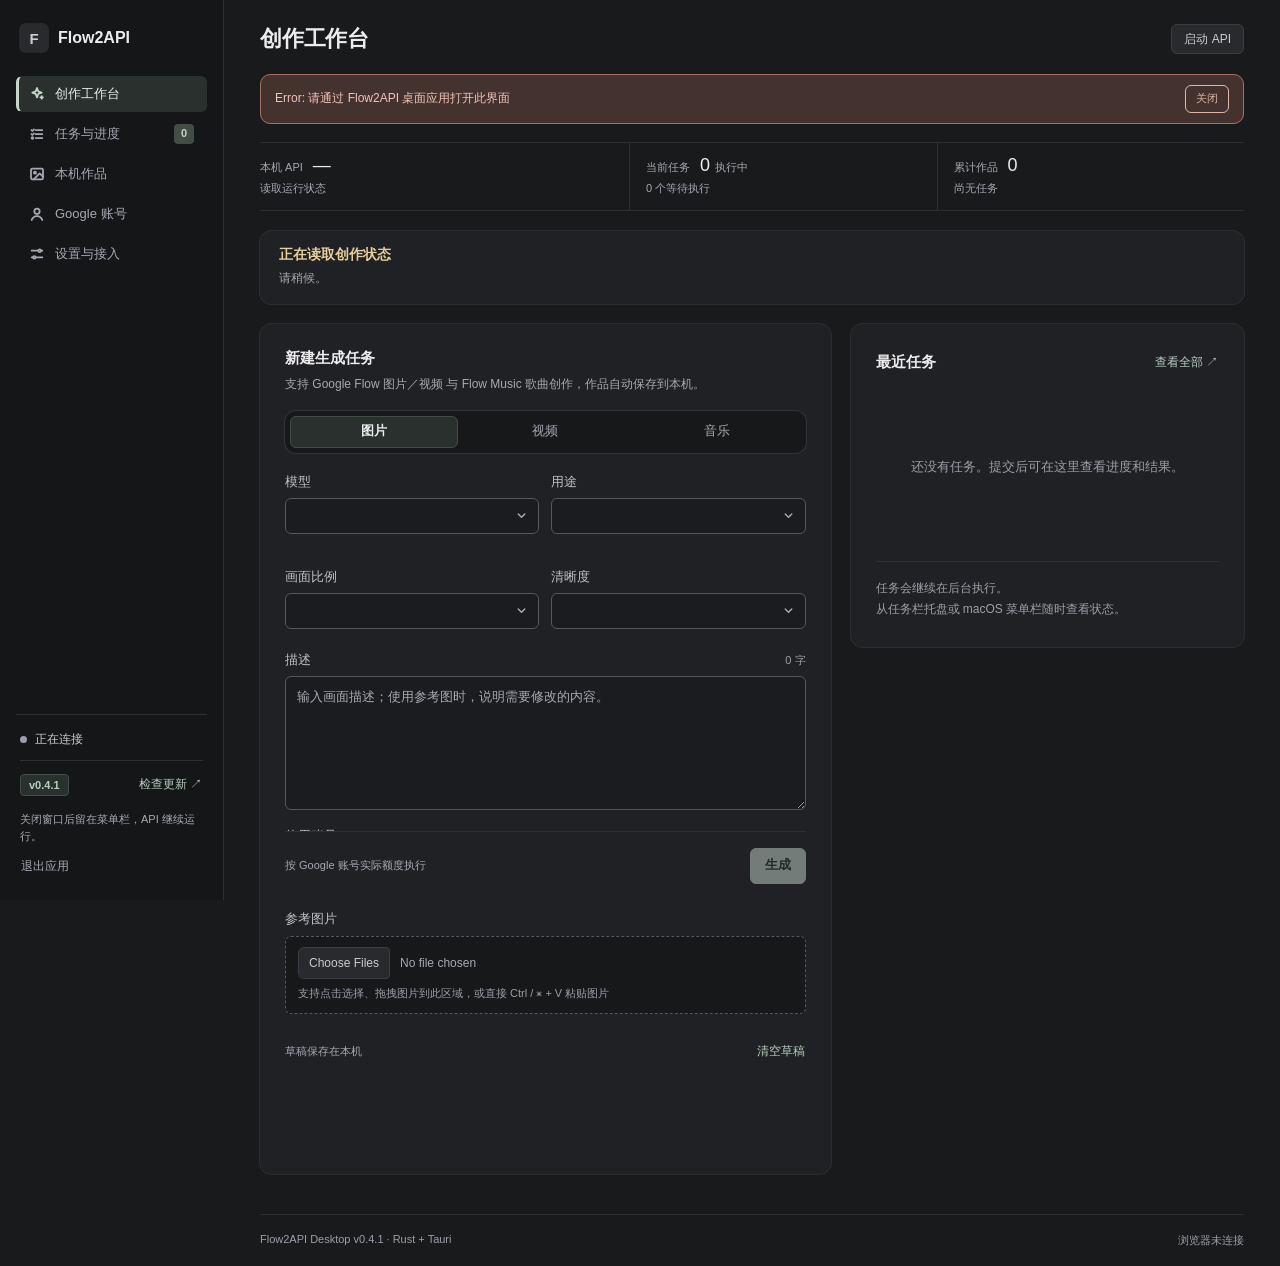
<file: desktop/ui/index.html>
<!doctype html>
<html lang="zh-CN">
<head>
  <meta charset="UTF-8">
  <meta name="viewport" content="width=device-width,initial-scale=1">
  <title>Flow2API</title>
  <link rel="icon" href="data:image/svg+xml,%3Csvg xmlns='http://www.w3.org/2000/svg' viewBox='0 0 32 32'%3E%3Crect width='32' height='32' rx='7' fill='%23292a2e'/%3E%3Ctext x='16' y='22' text-anchor='middle' font-family='system-ui,sans-serif' font-size='18' font-weight='700' fill='%23c6d6cb'%3EF%3C/text%3E%3C/svg%3E">
  <link rel="stylesheet" href="app.css">
</head>
<body>
  <a class="skip-link" href="#page-title">跳到工作区</a>
  <div id="sr-status" class="sr-only" role="status" aria-live="polite" aria-atomic="true"></div>
  <div id="sr-alert" class="sr-only" role="alert" aria-live="assertive" aria-atomic="true"></div>
  <div id="app">
    <aside aria-label="主侧边栏">
      <div class="brand">
        <span class="brand-mark" aria-hidden="true">F</span>
        <span>Flow2API</span>
      </div>
      <nav aria-label="主导航">
        <button type="button" data-page="studio" class="active"><svg class="nav-icon" viewBox="0 0 24 24" aria-hidden="true" focusable="false"><path d="m12 3 1.9 5.1L19 10l-5.1 1.9L12 17l-1.9-5.1L5 10l5.1-1.9z"/><path d="M19 15v4M17 17h4"/></svg><span>创作工作台</span></button>
        <button type="button" data-page="tasks"><svg class="nav-icon" viewBox="0 0 24 24" aria-hidden="true" focusable="false"><path d="M10 6h10M10 12h10M10 18h10"/><path d="m3.5 6 1.5 1.5L7.5 5M3.5 12l1.5 1.5L7.5 11"/><circle cx="5.2" cy="18" r="1.3"/></svg><span>任务与进度</span><b id="nav-count" aria-label="进行中任务 0 个">0</b></button>
        <button type="button" data-page="library"><svg class="nav-icon" viewBox="0 0 24 24" aria-hidden="true" focusable="false"><rect x="3" y="4" width="18" height="16" rx="2"/><circle cx="9" cy="10" r="1.6"/><path d="m21 16-5-5-9 9"/></svg><span>本机作品</span></button>
        <button type="button" data-page="accounts"><svg class="nav-icon" viewBox="0 0 24 24" aria-hidden="true" focusable="false"><circle cx="12" cy="8" r="4"/><path d="M4 21c1.5-4 4.5-6 8-6s6.5 2 8 6"/></svg><span>Google 账号</span></button>
        <button type="button" data-page="settings"><svg class="nav-icon" viewBox="0 0 24 24" aria-hidden="true" focusable="false"><path d="M4 7h10M18 7h2M4 17h2M10 17h10"/><circle cx="16" cy="7" r="2"/><circle cx="8" cy="17" r="2"/></svg><span>设置与接入</span></button>
      </nav>
      <div class="aside-bottom">
        <div id="service-pill"><i aria-hidden="true"></i><span>正在连接</span></div>
        <div class="aside-update">
          <span class="version-badge" id="aside-version">v0.4.1</span>
          <button id="sidebar-check-update" class="text-button" type="button">检查更新 ↗</button>
        </div>
        <small class="aside-tip">关闭窗口后留在菜单栏，API 继续运行。</small>
        <button class="quiet" id="quit" type="button">退出应用</button>
      </div>
    </aside>
    <main>
      <header>
        <div><h1 id="page-title" tabindex="-1">创作工作台</h1></div>
        <div class="header-actions">
          <span id="platform"></span>
          <button id="header-check-update" class="secondary" type="button" hidden>检查更新 ↗</button>
          <button id="toggle-service" class="secondary" type="button">启动 API</button>
        </div>
      </header>
      <div id="notice" hidden></div>
      <section id="summary" aria-label="运行状态摘要">
        <article><span>本机 API</span><strong id="api-state">—</strong><small id="api-address">读取运行状态</small></article>
        <article><span>当前任务</span><strong id="job-count">0 <em>执行中</em></strong><small id="queue-count">0 个等待执行</small></article>
        <article><span>累计作品</span><strong id="success-count">0</strong><small id="error-count">尚无任务</small></article>
      </section>
      <section id="studio" class="page">
        <div id="readiness" class="readiness" role="status" aria-live="polite">
          <div><strong id="readiness-title">正在读取创作状态</strong><p id="readiness-detail">请稍候。</p></div>
          <div class="actions">
            <button id="readiness-secondary" class="secondary" type="button" hidden>管理账号</button>
            <button id="readiness-action" class="secondary" type="button" hidden>连接账号</button>
          </div>
        </div>
        <div class="studio-layout">
          <div class="panel composer">
            <div class="section-heading">
              <div><h2>新建生成任务</h2><p>支持 Google Flow 图片／视频 与 Flow Music 歌曲创作，作品自动保存到本机。</p></div>
            </div>
            <div class="mode-switch" role="tablist" aria-label="创作类型">
              <button type="button" role="tab" data-mode="image" aria-selected="true" class="active">图片</button>
              <button type="button" role="tab" data-mode="video" aria-selected="false">视频</button>
              <button type="button" role="tab" data-mode="audio" aria-selected="false">音乐</button>
            </div>
            <select id="model-type" name="model_type" hidden aria-label="创作类型">
              <option value="image">图片</option>
              <option value="video">视频</option>
              <option value="audio">音乐</option>
            </select>
            <div class="form-grid picker-grid" id="picker-grid">
              <label id="family-field">模型<select id="model-family" name="model_family"></select></label>
              <label id="kind-field">用途<select id="model-kind" name="model_kind"></select></label>
              <label id="ratio-field">画面比例<select id="model-ratio" name="model_ratio"></select></label>
              <label id="spec-field"><span id="spec-label">清晰度</span><select id="model-spec" name="model_spec"></select></label>
            </div>
            <select id="model" name="model" hidden aria-label="API 模型标识"></select>
            <p class="hint" id="model-info"></p>
            <div class="label-row">
              <label for="prompt" id="prompt-label">描述</label>
              <small id="prompt-count" class="muted-meta">0 字</small>
            </div>
            <textarea id="prompt" name="prompt" rows="5" placeholder="输入画面描述；使用参考图时，说明需要修改的内容。"></textarea>
            <div id="music-fields" hidden>
              <div class="form-grid">
                <label>大致时长（秒，可选）<input id="music-seconds" name="music_seconds" type="number" min="15" max="300" step="1" placeholder="留空约 2 分钟"></label>
                <div class="music-tip-box"><small>时长为近似目标（例如填 60 秒，实际约 55–70 秒）。纯器乐配乐无需歌词。</small></div>
              </div>
              <label id="lyrics-field">自定义歌词（可选）<textarea id="music-lyrics" name="music_lyrics" rows="4" placeholder="留空由 Flow Music 自动作词；支持 [Verse] / [Chorus] 段落标签。"></textarea></label>
            </div>
            <div class="form-grid">
              <label>使用账号<select id="account" name="account_id"><option value="">自动分配已登录账号</option></select></label>
              <label id="video-field" hidden>源视频 media ID<input id="video-id" name="video_id" spellcheck="false" placeholder="Flow 视频 ID"></label>
            </div>
            <div id="reference-section">
              <label for="images">参考图片</label>
              <div id="reference-dropzone" class="dropzone">
                <input id="images" name="images" type="file" accept="image/png,image/jpeg,image/webp" multiple aria-describedby="reference-hint">
                <small class="dropzone-tip">支持点击选择、拖拽图片到此区域，或直接 Ctrl / ⌘ + V 粘贴图片</small>
              </div>
              <p id="reference-hint" class="hint"></p>
              <div id="references"></div>
            </div>
            <div class="draft-row">
              <small id="draft-status">草稿保存在本机</small>
              <button id="clear-draft" class="text-button" type="button">清空草稿</button>
            </div>
            <p id="compose-error" class="task-error" hidden></p>
            <div class="compose-bottom">
              <small id="model-price">按 Google 账号实际额度执行</small>
              <button id="generate" type="button" aria-disabled="true" class="primary" aria-describedby="readiness-detail compose-error">生成</button>
            </div>
          </div>
          <div class="panel monitor">
            <div class="section-heading"><h2>最近任务</h2><button class="text-button" type="button" data-go="tasks">查看全部 ↗</button></div>
            <div id="recent-tasks" class="empty">还没有任务。提交后可在这里查看进度和结果。</div>
            <div class="monitor-note"><i aria-hidden="true"></i><p>任务会继续在后台执行。<br>从任务栏托盘或 macOS 菜单栏随时查看状态。</p></div>
          </div>
        </div>
      </section>
      <section id="tasks" class="page" hidden>
        <div class="panel">
          <div class="section-heading"><div><h2>生成任务</h2><p>查看图片、视频与音乐任务进度，试听预览或重试失败任务。</p></div><button class="secondary refresh" type="button">刷新</button></div>
          <div id="task-list"></div>
        </div>
      </section>
      <section id="library" class="page" hidden>
        <div class="panel">
          <div class="section-heading"><div><h2>保存在这台电脑上的作品</h2><p>图片、视频与音乐生成成功后自动归档，升级应用时保留。</p></div><button class="secondary" id="open-data" type="button">打开文件目录 ↗</button></div>
          <div id="media-grid"></div>
        </div>
      </section>
      <section id="accounts" class="page" hidden>
        <div class="panel">
          <div class="section-heading accounts-heading">
            <div>
              <h2>Google 账号</h2>
              <p>使用本机真实 Chrome 对应账号配置直连 Flow 与 Flow Music（绝不启动无登录态的独立受控浏览器）；保持标签页打开即可创作。</p>
            </div>
            <div class="actions">
              <button id="open-flow" class="primary" type="button">打开 Flow ↗</button>
              <button id="open-flow-music" class="secondary" type="button">打开 Flow Music ↗</button>
              <button id="sync-all-accounts" class="secondary" type="button" hidden>全部同步</button>
              <button id="open-chrome-extension" class="secondary" type="button">安装 Chrome 插件 ↗</button>
              <button id="open-userscript" class="secondary" type="button">安装油猴脚本 ↗</button>
            </div>
          </div>
          <div id="accounts-chrome-tip" class="info-banner">
            <span>推荐使用 Chrome 插件（v0.4.1）：拖入加载后全部站点与本机通信权限自动生效，已打开的 Flow 标签页免刷新即刻直连；若使用油猴脚本，Chrome 138+ 需在 Tampermonkey 详情页手动开启「允许运行用户脚本」并确认跨域授权。</span>
          </div>
          <div id="chrome-profiles-box" class="chrome-profiles-box" hidden></div>
          <div id="account-list"></div>
        </div>
      </section>
      <section id="settings" class="page" hidden>
        <nav class="settings-nav" aria-label="设置分区">
          <a href="#settings-runtime" aria-current="location">运行设置</a>
          <a href="#settings-tools">工具接入</a>
          <a href="#settings-sync">WebDAV 同步</a>
          <a href="#settings-local">本机与数据</a>
          <a href="#settings-updates">版本更新</a>
        </nav>
        <div class="settings-content">
          <div id="settings-runtime">
            <form id="settings-form" class="settings-section" aria-labelledby="settings-runtime-title">
              <div class="section-heading"><div><h2 id="settings-runtime-title" tabindex="-1">运行设置</h2><p>无执行中任务时保存即生效；仅修改端口时会重启 API，修改其他项不中断连接。</p></div></div>
              <label>API 端口<input id="setting-port" name="port" type="number" min="1" max="65535" required></label>
              <label for="setting-api-key">API Key（至少 16 字符）</label>
              <div class="secret-row">
                <input id="setting-api-key" name="api_key" type="password" autocomplete="off" spellcheck="false" minlength="16" required>
                <button id="toggle-api-key" class="secondary" type="button" aria-pressed="false">显示</button>
              </div>
              <label>HTTP / SOCKS5 代理<input id="setting-proxy-url" name="proxy_url" type="url" spellcheck="false" placeholder="http://127.0.0.1:7890"></label>
              <div class="form-grid">
                <label>同时执行任务<input id="setting-max-concurrent" name="max_concurrent" type="number" min="1" max="8" required></label>
                <label>图片超时（秒）<input id="setting-image-timeout" name="image_timeout_seconds" type="number" min="30" required></label>
                <label>视频超时（秒）<input id="setting-video-timeout" name="video_timeout_seconds" type="number" min="30" required></label>
                <label>音乐超时（秒）<input id="setting-music-timeout" name="music_timeout_seconds" type="number" min="30" required></label>
              </div>
              <div class="actions"><button class="primary" type="submit">保存并生效</button></div>
            </form>
          </div>
          <section id="settings-tools" class="settings-section" aria-labelledby="settings-tools-title">
            <h2 id="settings-tools-title" tabindex="-1">外部工具接入</h2>
            <p>使用 OpenAI 兼容协议，填入本机地址和 API Key，支持图片、视频与 Flow Music 模型。</p>
            <code id="base-url">http://127.0.0.1:8000/v1</code>
            <div class="actions">
              <button id="copy-base" class="secondary" type="button">复制地址</button>
              <button id="copy-key" class="secondary" type="button">复制 API Key</button>
            </div>
            <h3>Magpie 生图接入</h3>
            <p>自动写入当前本机地址、Key 和图片模型，保存前备份 Magpie 配置。修改端口或 Key 后再次点击即可更新。</p>
            <div class="actions"><button id="connect-magpie" class="primary" type="button">一键接入 Magpie</button></div>
            <p id="magpie-status" class="hint" role="status" aria-live="polite">正在检查 Magpie 配置…</p>
            <p class="hint">需要先安装并打开 Magpie。Agent 使用 hzr-flow2api-image 技能生图；保持 Flow 标签页已登录并连接。</p>
          </section>
          <section id="settings-sync" class="settings-section" aria-labelledby="settings-sync-title">
            <form id="webdav-form" onsubmit="event.preventDefault()">
              <h2 id="settings-sync-title" tabindex="-1">WebDAV 同步</h2>
              <p>同步生成超时、同时执行数，以及账号的邮箱、启用状态、优先级、能力分流开关、备注和项目编号。端口、调用密钥、代理和开机自启留在本机。传输走 HTTPS，应用密码放在系统凭据库。</p>
              <label>WebDAV 目录<input id="webdav-url" name="webdav_url" type="url" spellcheck="false" placeholder="https://dav.jianguoyun.com/dav/" autocomplete="off"></label>
              <label>账号<input id="webdav-user" name="webdav_username" autocomplete="username" spellcheck="false"></label>
              <label>应用密码<input id="webdav-secret" name="webdav_secret" type="password" autocomplete="new-password" spellcheck="false" placeholder="留空则保留已保存的密码"></label>
              <p id="webdav-status" class="hint" role="status" aria-live="polite"></p>
              <div class="actions">
                <button id="webdav-save" class="secondary" type="button">保存连接</button>
                <button id="webdav-test" class="secondary" type="button">测试连接</button>
                <button id="webdav-import" class="secondary" type="button">从 Clash Verge 导入</button>
              </div>
              <div class="actions">
                <button id="webdav-push" class="primary" type="button">上传配置</button>
                <button id="webdav-pull" class="secondary" type="button">下载并合并</button>
              </div>
            </form>
          </section>
          <section id="settings-local" class="settings-section" aria-labelledby="settings-local-title">
            <h2 id="settings-local-title" tabindex="-1">本机与数据</h2>
            <label class="migration-checkbox"><input id="autostart" name="autostart" type="checkbox">登录后自动启动</label>
            <p class="hint">开关读取系统里的真实开机项，只保存在这台电脑。手动打开会显示窗口；开机自启只留在菜单栏，不打开窗口。</p>
            <h3>后台运行</h3>
            <p>关闭窗口只隐藏主窗口。应用留在 macOS 菜单栏（文字 Flow）或 Windows 通知区域，API 和生成任务继续。点菜单「打开 Flow2API」回到窗口。要停止请选退出；有未完成任务时不能退出。</p>
            <h3>数据位置</h3>
            <p id="data-path" class="hint"></p>
            <div class="actions"><button class="secondary" id="settings-open-data" type="button">打开数据目录 ↗</button></div>
            <p class="hint">应用配置与本地作品保存在本机，Google 登录态始终保留在浏览器中。</p>
          </section>
          <section id="settings-updates" class="settings-section" aria-labelledby="settings-updates-title">
            <div class="section-heading">
              <div><h2 id="settings-updates-title" tabindex="-1">软件版本与更新</h2><p>当前运行版本：<b id="settings-current-version">v0.4.1</b></p></div>
              <span class="tag" id="update-badge">检查更新</span>
            </div>
            <p id="update-status" class="hint" role="status" aria-live="polite">从公开的 GitHub Release 检查更新，无需登录。</p>
            <div class="actions">
              <button id="check-update" class="secondary" type="button">立即检查更新 ↗</button>
              <button id="install-update" class="primary" type="button" hidden>安装更新并重启</button>
            </div>
            <div class="settings-update-preference">
              <label class="migration-checkbox"><input id="auto-update" name="auto_update" type="checkbox">自动后台检查、下载并安装更新</label>
              <p class="hint">启动 15 秒后及每 2 小时在后台检查，发现新版本后自动下载并验证签名；任务空闲时自动安装并重启（窗口隐藏时静默更新，不打扰当前操作）。开关即时生效，也可在菜单栏／托盘随时切换。</p>
            </div>
          </section>
        </div>
      </section>
      <footer>
        <span id="footer-version">Flow2API Desktop v0.4.1 · Rust + Tauri</span>
        <span id="browser-status">浏览器未连接</span>
      </footer>
    </main>
  </div>
  <script src="studio-core.js"></script>
  <script src="app.js"></script>
</body>
</html>
</file>
<file: desktop/ui/app.css>
* { box-sizing: border-box; }
:root {
  --bg: #191a1c;
  --chrome: #151618;
  --sunken: #17181a;
  --field: #1b1c1f;
  --surface: #202124;
  --surface-muted: #1c1d20;
  --raised: #292a2e;
  --raised-hover: #34363b;
  --line: #3b3d43;
  --line-soft: #2d2f35;
  --line-strong: #50545a;
  --field-line: #54575f;
  --text: #ececef;
  --text-2: #cbccd1;
  --label: #bfc1c8;
  --muted: #a6a9b2;
  --faint: #9c9fa9;
  --accent: #c6d6cb;
  --accent-hover: #d8e5dc;
  --on-accent: #203428;
  --accent-text: #b8cdbf;
  --focus: #adc9b8;
  --active-bg: #2a302d;
  --active-line: #424d46;
  --code: #b6e8d1;
  --ok-bg: #28443a;
  --ok-text: #a8dfc4;
  --warn-bg: #45412d;
  --warn-text: #e5d09b;
  --danger-bg: #493431;
  --danger-hover: #573d39;
  --danger-text: #efb0a5;
  --danger-dot: #ed8f86;
  --notice-bg: #35463e;
  --notice-line: #6e9a84;
  --notice-text: #d5eddf;
  --error-bg: #44322e;
  --error-line: #a77165;
  --error-text: #f2c6b7;

  /* Elevation & surface outlines (dark mode) */
  --shadow-border: 0 0 0 1px oklch(1 0 0 / 0.08);
  --shadow-border-hover: 0 0 0 1px oklch(1 0 0 / 0.14);
  --shadow-dialog: 0 0 0 1px oklch(1 0 0 / 0.12), 0 20px 60px oklch(0 0 0 / 0.65);
  --image-outline: oklch(1 0 0 / 0.1);

  /* Unified radius & control height scale */
  --radius-xs: 4px;
  --radius-sm: 6px;
  --radius-md: 12px;
  --radius-lg: 14px;
  --control-h: 36px;
  --control-h-sm: 30px;

  /* Reusable single-stroke UI icon masks */
  --icon-check: url("data:image/svg+xml;utf8,<svg xmlns='http://www.w3.org/2000/svg' viewBox='0 0 16 16' fill='none' stroke='black' stroke-width='2.2' stroke-linecap='round' stroke-linejoin='round'><path d='M3.2 8.4 6.5 11.6 12.8 4.8'/></svg>");
  --icon-dash: url("data:image/svg+xml;utf8,<svg xmlns='http://www.w3.org/2000/svg' viewBox='0 0 16 16' fill='none' stroke='black' stroke-width='2.2' stroke-linecap='round'><path d='M3.5 8h9'/></svg>");
  --icon-chevron: url("data:image/svg+xml;utf8,<svg xmlns='http://www.w3.org/2000/svg' viewBox='0 0 16 16' fill='none' stroke='black' stroke-width='1.75' stroke-linecap='round' stroke-linejoin='round'><path d='M4 6.2 8 10.2 12 6.2'/></svg>");
  --icon-chevron-muted: url("data:image/svg+xml;utf8,<svg xmlns='http://www.w3.org/2000/svg' viewBox='0 0 16 16' fill='none' stroke='%23a6a9b2' stroke-width='1.75' stroke-linecap='round' stroke-linejoin='round'><path d='M4 6.2 8 10.2 12 6.2'/></svg>");

  color-scheme: dark;
  font-family: Inter, "SF Pro Display", "Segoe UI", "PingFang SC", sans-serif;
  font-variant-numeric: tabular-nums;
  -webkit-font-smoothing: antialiased;
  -moz-osx-font-smoothing: grayscale;
  color: var(--text);
  background: var(--bg);
  font-size: 14px;
}

html {
  accent-color: var(--focus);
  caret-color: var(--focus);
  scrollbar-color: var(--line) var(--bg);
  scroll-padding-block-start: 76px;
  scroll-padding-block-end: 96px;
}
html[data-page="settings"] {
  scroll-snap-type: y mandatory;
  scroll-padding-block-start: 68px;
}
@media (max-height: 720px) {
  html[data-page="settings"] {
    scroll-snap-type: y proximity;
  }
}
@media (prefers-reduced-motion: no-preference) {
  html[data-page="settings"] {
    scroll-behavior: smooth;
  }
}
body { margin: 0; }
::selection { background: #adc9b840; color: var(--text); }
[hidden] { display: none !important; }

.sr-only {
  position: absolute;
  width: 1px;
  height: 1px;
  padding: 0;
  margin: -1px;
  overflow: hidden;
  clip: rect(0 0 0 0);
  clip-path: inset(50%);
  white-space: nowrap;
  border: 0;
}

.skip-link {
  position: fixed;
  inset-block-start: 8px;
  inset-inline-start: 8px;
  z-index: 20;
  padding: 10px 14px;
  border-radius: var(--radius-sm);
  background: var(--accent);
  color: var(--on-accent);
  font-weight: 600;
  text-decoration: none;
  transform: translateY(-220%);
}
.skip-link:focus { transform: none; }

/* Unified controls */
button, input, select, textarea { font: inherit; }
button {
  cursor: pointer;
  display: inline-flex;
  align-items: center;
  justify-content: center;
  gap: 6px;
  border: 1px solid var(--line);
  border-radius: var(--radius-sm);
  color: var(--text-2);
  background: var(--raised);
  padding: 0 14px;
  min-height: var(--control-h);
  font-size: 13px;
  font-weight: 500;
  line-height: 1.25;
  white-space: nowrap;
  -webkit-tap-highlight-color: transparent;
  transition-property: background-color, border-color, color;
  transition-duration: 150ms;
  transition-timing-function: ease-out;
}
button:disabled,
button[aria-disabled="true"],
input:disabled,
input[aria-disabled="true"],
select:disabled {
  opacity: .5;
  cursor: not-allowed;
}
button:focus-visible,
input:focus-visible,
select:focus-visible,
textarea:focus-visible,
summary:focus-visible,
a:focus-visible {
  outline: 2px solid var(--focus);
  outline-offset: 2px;
}

@media (hover: hover) {
  button:hover:not(:disabled):not([aria-disabled="true"]) {
    background: var(--raised-hover);
    border-color: var(--line-strong);
    color: var(--text);
  }
  .primary:hover:not(:disabled):not([aria-disabled="true"]) {
    background: var(--accent-hover);
    border-color: var(--accent-hover);
    color: var(--on-accent);
  }
  .danger:hover:not(:disabled):not([aria-disabled="true"]) {
    background: var(--danger-hover);
    border-color: var(--danger-text);
    color: var(--danger-text);
  }
  .quiet:hover:not(:disabled):not([aria-disabled="true"]) {
    background: transparent;
    border-color: transparent;
    color: var(--text);
  }
  .text-button:hover:not(:disabled):not([aria-disabled="true"]) {
    background: oklch(1 0 0 / 0.06);
    border-color: transparent;
    color: var(--accent-hover);
  }
  nav button:hover:not(.active):not(:disabled):not([aria-disabled="true"]) {
    background: oklch(1 0 0 / 0.05);
    border-color: transparent;
    color: var(--text);
  }
  #notice .notice-close:hover:not(:disabled):not([aria-disabled="true"]) {
    opacity: 1;
    background: oklch(1 0 0 / 0.12);
    border-color: currentColor;
  }
  .settings-nav a:hover { color: var(--text); }
  select:hover:not(:disabled):not([aria-disabled="true"]) {
    border-color: var(--line-strong);
    background-color: var(--raised);
  }
  input[type=checkbox]:hover:not(:disabled):not([aria-disabled="true"]) {
    border-color: var(--focus);
  }
  .cap-toggle:hover { border-color: var(--line-strong); color: var(--text); }
  .cap-toggle:has(input:checked):hover { border-color: var(--focus); }
  .prompt-details summary:hover { color: var(--text); }
  .task-card:hover,
  .media-card:hover,
  .account-card:hover { box-shadow: var(--shadow-border-hover); }
}

@media (prefers-reduced-motion: no-preference) {
  button {
    transition-property: scale, background-color, border-color, color;
    transition-duration: 150ms;
    transition-timing-function: ease-out;
  }
  button:not(.quiet):not(.text-button):not(.static):not(:disabled):not([aria-disabled="true"]):active {
    scale: 0.96;
  }
  nav button:active { scale: none; }
  .prompt-details summary::before {
    transition-property: rotate;
    transition-duration: 150ms;
    transition-timing-function: ease-out;
  }
  input[type=checkbox]::before {
    transition-property: scale;
    transition-duration: 150ms;
    transition-timing-function: ease-out;
  }
}

input, select, textarea {
  width: 100%;
  border: 1px solid var(--field-line);
  border-radius: var(--radius-sm);
  background: var(--field);
  color: var(--text);
  padding: 0 11px;
  min-height: var(--control-h);
  font-size: 13px;
  outline: none;
  transition-property: border-color, background-color;
  transition-duration: 150ms;
  transition-timing-function: ease-out;
}
textarea {
  padding: 9px 11px;
  min-height: 112px;
  resize: vertical;
  line-height: 1.75;
}
input::placeholder, textarea::placeholder { color: var(--muted); opacity: 1; }
input:focus, select:focus, textarea:focus { border-color: var(--focus); }
input[type=file] {
  padding: 5px 10px;
  font-size: 12px;
  line-height: 24px;
  color: var(--muted);
}
input[type=file]::file-selector-button {
  font: inherit;
  font-size: 12px;
  font-weight: 500;
  color: var(--text-2);
  background: var(--raised);
  border: 1px solid var(--line);
  border-radius: var(--radius-xs);
  padding: 3px 10px;
  margin-inline-end: 10px;
  cursor: pointer;
  transition-property: background-color, border-color, color;
  transition-duration: 150ms;
  transition-timing-function: ease-out;
}
@media (hover: hover) {
  input[type=file]::file-selector-button:hover {
    background: var(--raised-hover);
    border-color: var(--line-strong);
    color: var(--text);
  }
}
input[type=checkbox] {
  --checkbox-size: 16px;
  --checkbox-icon-size: 11px;
  appearance: none;
  -webkit-appearance: none;
  display: inline-grid;
  place-content: center;
  flex-shrink: 0;
  inline-size: var(--checkbox-size);
  block-size: var(--checkbox-size);
  width: var(--checkbox-size);
  min-height: 0;
  margin: 0;
  padding: 0;
  border: 1.5px solid var(--field-line);
  border-radius: var(--radius-xs);
  background: var(--field);
  cursor: pointer;
  -webkit-tap-highlight-color: transparent;
  transition-property: background-color, border-color;
  transition-duration: 150ms;
  transition-timing-function: ease-out;
}
input[type=checkbox]::before {
  content: "";
  inline-size: var(--checkbox-icon-size);
  block-size: var(--checkbox-icon-size);
  background-color: var(--on-accent);
  -webkit-mask: var(--checkbox-icon, var(--icon-check)) no-repeat center / contain;
  mask: var(--checkbox-icon, var(--icon-check)) no-repeat center / contain;
  scale: 0;
}
input[type=checkbox]:checked {
  --checkbox-icon: var(--icon-check);
  background: var(--accent);
  border-color: var(--accent);
}
input[type=checkbox]:indeterminate {
  --checkbox-icon: var(--icon-dash);
  background: var(--accent);
  border-color: var(--accent);
}
input[type=checkbox]:is(:checked, :indeterminate)::before { scale: 1; }
@media (forced-colors: active) {
  input[type=checkbox]::before { background-color: CanvasText; }
}

/* Unified select dropdowns: cross-engine custom trigger + progressive base-select picker */
select {
  appearance: none;
  -webkit-appearance: none;
  cursor: pointer;
  padding-inline-end: 30px;
  background-image: var(--icon-chevron-muted);
  background-repeat: no-repeat;
  background-position: right 10px center;
  background-size: 13px 13px;
  -webkit-tap-highlight-color: transparent;
}
select option {
  background-color: var(--surface);
  color: var(--text);
}
[aria-invalid="true"] { border-color: var(--danger-text); }

label {
  display: block;
  color: var(--label);
  font-size: 13px;
  font-weight: 500;
  margin: 16px 0 8px;
}
label > input, label > select, label > textarea {
  display: block;
  margin-top: 7px;
  font-weight: 400;
}

h1, h2, h3, p { margin: 0; }
h1 { font-size: 22px; font-weight: 600; letter-spacing: -0.01em; }
h2 { font-size: 15px; font-weight: 600; }
h3 { font-size: 14px; font-weight: 600; margin: 22px 0 8px; }
p { color: var(--muted); font-size: 12px; line-height: 1.75; margin-top: 6px; }
small { font-size: 11px; color: var(--muted); line-height: 1.6; }

#app { display: flex; min-height: 100dvh; }

/* Sidebar */
aside {
  width: 224px;
  flex-shrink: 0;
  padding: 24px 16px 20px;
  background: var(--chrome);
  border-inline-end: 1px solid var(--line-soft);
  display: flex;
  flex-direction: column;
  position: fixed;
  inset-block: 0;
  inset-inline-start: 0;
  overscroll-behavior: contain;
}
.brand {
  display: flex;
  align-items: center;
  gap: 10px;
  font-size: 16px;
  font-weight: 600;
  margin-bottom: 24px;
  padding-inline: 4px;
}
.brand-mark {
  display: grid;
  place-items: center;
  width: 28px;
  height: 28px;
  font-size: 15px;
  font-weight: 700;
  border-radius: var(--radius-sm);
  background: var(--raised);
  color: var(--text-2);
  border: 1px solid transparent;
  box-shadow: var(--shadow-border);
}

nav { display: flex; flex-direction: column; gap: 4px; }
nav button {
  justify-content: flex-start;
  border: 1px solid transparent;
  border-inline-start: 3px solid transparent;
  background: transparent;
  text-align: start;
  gap: 10px;
  color: var(--muted);
  min-height: 36px;
  /* Optical alignment: 2px less padding on the leading icon side */
  padding-block: 0;
  padding-inline-start: 10px;
  padding-inline-end: 12px;
  font-size: 13px;
  font-weight: 500;
}
nav button.active {
  color: var(--text);
  background: var(--active-bg);
  border-inline-start-color: var(--accent);
}
nav span { flex: 1; }
nav b {
  display: inline-flex;
  align-items: center;
  justify-content: center;
  font-size: 11px;
  font-weight: 600;
  min-width: 20px;
  min-height: 20px;
  padding: 0 6px;
  border-radius: var(--radius-xs);
  background: var(--active-line);
  color: var(--text-2);
}
.nav-icon {
  width: 16px;
  height: 16px;
  flex-shrink: 0;
  fill: none;
  stroke: currentColor;
  stroke-width: 1.75;
  stroke-linecap: round;
  stroke-linejoin: round;
}
.nav-icon * { vector-effect: non-scaling-stroke; }
nav button.active .nav-icon { color: var(--accent); }

.aside-bottom {
  margin-top: auto;
  padding: 16px 4px 0;
  border-top: 1px solid var(--line-soft);
}
.aside-bottom .aside-tip { display: block; margin: 10px 0 6px; }
.aside-update {
  display: flex;
  align-items: center;
  justify-content: space-between;
  gap: 8px;
  margin: 12px 0 4px;
  padding: 10px 0 2px;
  border-top: 1px solid var(--line-soft);
}

/* Unified badge & chip tokens */
.state,
.tag,
.version-badge {
  display: inline-flex;
  align-items: center;
  min-height: 22px;
  padding: 2px 8px;
  border-radius: var(--radius-xs);
  font-size: 11px;
  font-weight: 500;
  line-height: 1.3;
  white-space: nowrap;
  border: 1px solid transparent;
}
.version-badge {
  font-weight: 600;
  color: var(--accent-text);
  background: var(--active-bg);
  border-color: var(--active-line);
}
.tag {
  border-color: var(--line-strong);
  color: var(--accent-text);
  background: transparent;
}
.tag-priority-high { background: var(--ok-bg); color: var(--ok-text); border-color: var(--notice-line); }
.tag-priority-low { background: var(--sunken); color: var(--faint); border-color: var(--line); }
.tag-note { background: var(--active-bg); color: var(--text-2); border-color: var(--active-line); }

.state { background: var(--ok-bg); color: var(--ok-text); }
.state.failed, .state.interrupted { background: var(--danger-bg); color: var(--danger-text); }
.state.running, .state.queued { background: var(--warn-bg); color: var(--warn-text); }
.state.running { gap: 6px; }
.state.running::before {
  content: "";
  width: 6px;
  height: 6px;
  border-radius: 50%;
  background: currentColor;
  flex-shrink: 0;
}
@media (prefers-reduced-motion: no-preference) {
  .state.running::before { animation: pulse-dot 1.4s ease-in-out infinite; }
  @keyframes pulse-dot {
    0%, 100% { opacity: 1; }
    50% { opacity: 0.3; }
  }
}
.state.cancelled { background: var(--raised); color: var(--text-2); }

/* Button variants */
.secondary {
  background: var(--raised);
  color: var(--text-2);
  border-color: var(--line);
}
.primary {
  background: var(--accent);
  color: var(--on-accent);
  border-color: var(--accent);
  font-weight: 600;
}
.danger {
  color: var(--danger-text);
  border-color: var(--error-line);
  background: var(--danger-bg);
}
.quiet {
  background: transparent;
  border-color: transparent;
  padding: 0 4px;
  margin-inline: -4px;
  min-height: 28px;
  color: var(--muted);
  font-size: 12px;
  font-weight: 500;
}
.text-button {
  background: transparent;
  border-color: transparent;
  color: var(--accent-text);
  font-size: 12px;
  font-weight: 500;
  min-height: 28px;
  padding: 0 8px;
  margin-inline: -8px;
}

#service-pill { display: flex; gap: 8px; align-items: center; font-size: 12px; color: var(--text-2); }
i {
  display: inline-block;
  width: 7px;
  height: 7px;
  border-radius: 50%;
  background: var(--faint);
  flex-shrink: 0;
}
#service-pill.running i { background: var(--focus); }
#service-pill.failed i { background: var(--danger-dot); }

/* Main workspace */
main {
  margin-inline-start: 224px;
  padding: 24px 36px 0;
  width: calc(100% - 224px);
  max-width: 1600px;
}
main > header {
  display: flex;
  align-items: center;
  justify-content: space-between;
  gap: 16px;
  margin-bottom: 20px;
}
#page-title { margin-top: 0; }
#page-title:focus { outline: none; }
#page-title:focus-visible { outline: 2px solid var(--focus); outline-offset: 4px; border-radius: var(--radius-xs); }

.header-actions { display: flex; align-items: center; gap: 10px; flex-wrap: wrap; }
.header-actions span { color: var(--faint); font-size: 12px; }
.header-actions button { min-height: var(--control-h-sm); font-size: 12px; padding: 0 12px; }

.section-heading {
  display: flex;
  align-items: center;
  justify-content: space-between;
  gap: 16px;
}
.actions { display: flex; flex-wrap: wrap; align-items: center; gap: 10px; }

/* Notice banner */
#notice {
  position: sticky;
  top: 12px;
  z-index: 5;
  margin-bottom: 18px;
  background: var(--notice-bg);
  border: 1px solid var(--notice-line);
  border-radius: 10px;
  padding: 10px 14px;
  color: var(--notice-text);
  font-size: 12px;
  line-height: 1.65;
  overflow-wrap: anywhere;
  display: flex;
  align-items: center;
  justify-content: space-between;
  gap: 12px;
}
#notice.error {
  background: var(--error-bg);
  border-color: var(--error-line);
  color: var(--error-text);
}
#notice .notice-text { flex: 1; min-width: 0; }
#notice .notice-close {
  flex-shrink: 0;
  color: inherit;
  font-size: 11px;
  min-height: 28px;
  padding: 0 10px;
  margin-inline: 0;
  border: 1px solid currentColor;
  border-radius: var(--radius-sm);
  opacity: .9;
}

/* Top summary strip */
#summary {
  display: grid;
  grid-template-columns: minmax(0, 1.2fr) minmax(0, 1fr) minmax(0, 1fr);
  gap: 0;
  border-block: 1px solid var(--line-soft);
  margin-bottom: 20px;
}
#summary article {
  display: flex;
  flex-wrap: wrap;
  align-items: baseline;
  gap: 4px 10px;
  padding: 12px 16px;
  min-width: 0;
  overflow-wrap: anywhere;
}
#summary article:first-child { padding-inline-start: 0; }
#summary article + article { border-inline-start: 1px solid var(--line-soft); }
#summary article > span { font-size: 11px; color: var(--muted); }
#summary strong { display: inline-block; font-size: 18px; font-weight: 500; margin: 0; }
#summary em { font-size: 11px; font-style: normal; color: var(--muted); }
#summary article small { flex-basis: 100%; }

/* Unified primary surface panel */
.panel {
  background: var(--surface);
  border: 1px solid transparent;
  box-shadow: var(--shadow-border);
  border-radius: var(--radius-md);
  padding: 24px;
  margin-bottom: 20px;
  min-width: 0;
}
.page { min-width: 0; }

.readiness {
  display: flex;
  align-items: center;
  justify-content: space-between;
  gap: 16px;
  padding: 14px 18px;
  margin-bottom: 20px;
  border: 1px solid transparent;
  box-shadow: var(--shadow-border);
  border-radius: var(--radius-md);
  background: var(--surface);
}
.readiness strong { font-size: 14px; color: var(--warn-text); }
.readiness.ready strong { color: var(--ok-text); }
.readiness p { margin-top: 4px; }
.readiness button { flex-shrink: 0; }

/* Studio */
.studio-layout {
  display: grid;
  grid-template-columns: minmax(0, 1.45fr) minmax(0, 1fr);
  gap: 20px;
  align-items: start;
}
.composer label { margin-top: 14px; }
.composer input, .composer textarea, .composer select { scroll-margin-block: 100px; }

/* 3-way segmented mode switcher (Image / Video / Music) */
.mode-switch {
  display: grid;
  grid-template-columns: repeat(3, minmax(0, 1fr));
  gap: 4px;
  padding: 4px;
  margin: 16px 0 6px;
  background: var(--sunken);
  border: 1px solid transparent;
  box-shadow: var(--shadow-border);
  border-radius: calc(var(--radius-sm) + 4px + 1px);
}
.mode-switch button {
  min-height: 32px;
  border-color: transparent;
  background: transparent;
  color: var(--muted);
  font-size: 13px;
  font-weight: 500;
  border-radius: var(--radius-sm);
}
.mode-switch button.active {
  background: var(--active-bg);
  border-color: var(--active-line);
  color: var(--text);
  font-weight: 600;
}
.label-row {
  display: flex;
  align-items: baseline;
  justify-content: space-between;
  gap: 8px;
  margin: 14px 0 7px;
}
.label-row label { margin: 0; }
.muted-meta { color: var(--faint); font-size: 11px; }

#music-fields {
  margin-top: 12px;
  padding: 14px;
  border-radius: var(--radius-md);
  background: var(--surface-muted);
  border: 1px solid transparent;
  box-shadow: var(--shadow-border);
}
#music-fields > .form-grid > label { margin-top: 0; }
.music-tip-box {
  display: flex;
  align-items: center;
  padding: 8px 12px;
  border-radius: var(--radius-sm);
  background: var(--sunken);
  border: 1px solid var(--line-soft);
}
#lyrics-field { margin-top: 12px; }
#lyrics-field textarea { min-height: 88px; }

.dropzone {
  padding: 10px 12px;
  border: 1px dashed var(--field-line);
  border-radius: var(--radius-sm);
  background: var(--sunken);
  transition-property: border-color, background-color;
  transition-duration: 150ms;
  transition-timing-function: ease-out;
}
.dropzone.dragover {
  border-color: var(--accent);
  background: var(--active-bg);
}
.dropzone input[type=file] {
  border: 0;
  background: transparent;
  padding: 0;
  min-height: 30px;
}
.dropzone-tip { display: block; margin-top: 6px; color: var(--faint); }

.info-banner {
  margin: 0 0 14px;
  padding: 10px 14px;
  border-radius: var(--radius-sm);
  background: var(--surface-muted);
  border: 1px solid var(--line-soft);
  color: var(--text-2);
  font-size: 12px;
  line-height: 1.65;
}

.secret-row {
  display: flex;
  align-items: center;
  gap: 8px;
  max-width: 640px;
  margin-top: 7px;
}
.secret-row input { flex: 1; min-width: 0; margin-top: 0; }
.secret-row button { flex-shrink: 0; }
.composer .compose-bottom {
  position: sticky;
  bottom: 0;
  z-index: 2;
  background: var(--surface);
  border-top: 1px solid var(--line-soft);
  margin-top: 22px;
  padding-block: 16px;
  margin-bottom: -8px;
  display: flex;
  justify-content: space-between;
  align-items: center;
  gap: 12px;
}
.compose-bottom small { max-width: 65%; }

.monitor { min-height: 300px; }
.monitor .section-heading { margin-bottom: 16px; }
.monitor .media-card { margin: 0 0 12px; }
.monitor .media-card img, .monitor .media-card video { height: auto; max-height: 340px; object-fit: contain; }
.monitor-note {
  display: flex;
  gap: 9px;
  border-top: 1px solid var(--line-soft);
  padding-top: 14px;
  margin-top: 18px;
}
.monitor-note i { display: none; }
.monitor-note p { margin: 2px 0; color: var(--faint); font-size: 12px; }

.hint { font-size: 12px; line-height: 1.7; color: var(--muted); overflow-wrap: anywhere; }
.form-grid {
  display: grid;
  grid-template-columns: repeat(2, minmax(0, 1fr));
  gap: 12px;
}
.form-grid:not(.picker-grid):has(> [hidden]) {
  grid-template-columns: minmax(0, 1fr);
}
.picker-grid:has(#kind-field[hidden]):not(:has(#family-field[hidden])) #family-field {
  grid-column: 1 / -1;
}
.form-grid-3 { grid-template-columns: repeat(3, minmax(0, 1fr)); }
.form-grid > * { min-width: 0; }
.empty {
  display: flex;
  align-items: center;
  justify-content: center;
  min-height: 150px;
  color: var(--faint);
  font-size: 13px;
  text-align: center;
  line-height: 1.9;
}

.draft-row {
  display: flex;
  justify-content: space-between;
  align-items: center;
  gap: 12px;
  margin-top: 14px;
}
#references { display: flex; gap: 10px; margin-top: 10px; flex-wrap: wrap; }
.reference-item { display: flex; flex-direction: column; align-items: center; gap: 6px; }
#references .reference-item img {
  width: 76px;
  height: 76px;
  object-fit: cover;
  border: 0;
  outline: 1px solid var(--image-outline);
  outline-offset: -1px;
  border-radius: var(--radius-sm);
  display: block;
}
.reference-item button { padding: 0 8px; font-size: 11px; min-height: var(--control-h-sm); }

/* Unified list item cards (Tasks, Accounts, Media) */
.task-card,
.media-card,
.account-card {
  background: var(--surface-muted);
  border: 1px solid transparent;
  box-shadow: var(--shadow-border);
  border-radius: var(--radius-md);
  transition-property: box-shadow;
  transition-duration: 150ms;
  transition-timing-function: ease-out;
}

.task-error { color: var(--danger-text); line-height: 1.8; font-size: 12px; overflow-wrap: anywhere; margin-top: 12px; }
.task-card {
  padding: 16px;
  margin: 10px 0;
}
.task-card > header {
  display: flex;
  align-items: center;
  justify-content: space-between;
  flex-wrap: wrap;
  gap: 8px 10px;
  margin: 0 0 10px;
  font-size: 11px;
  overflow-wrap: anywhere;
}
.task-card header small { min-width: 0; overflow-wrap: anywhere; margin-top: 0; }
.task-card small { display: block; margin-top: 8px; }
.task-card .task-stage { color: var(--accent-text); font-size: 12px; }
.task-actions { margin-top: 12px; display: flex; gap: 8px; flex-wrap: wrap; }
.task-actions button { font-size: 12px; min-height: var(--control-h-sm); padding: 0 11px; }

.task-failure-box {
  margin-top: 10px;
  padding: 12px 14px;
  border-radius: var(--radius-sm);
  background: var(--error-bg);
  border: 1px solid var(--error-line);
  color: var(--error-text);
}
.task-failure-title {
  display: flex;
  flex-wrap: wrap;
  align-items: center;
  justify-content: space-between;
  gap: 8px;
  margin-bottom: 6px;
}
.task-failure-title strong { font-size: 12px; color: #ffd9ce; }
.task-failure-account {
  display: inline-flex;
  align-items: center;
  font-size: 11px;
  padding: 2px 7px;
  border-radius: var(--radius-xs);
  background: oklch(0 0 0 / 0.28);
  color: var(--error-text);
}
.task-failure-detail { color: var(--error-text); font-size: 12px; line-height: 1.65; margin: 4px 0; }
.task-failure-advice {
  color: var(--warn-text);
  font-size: 12px;
  line-height: 1.65;
  margin: 6px 0 0;
  padding-top: 6px;
  border-top: 1px solid oklch(1 0 0 / 0.1);
}
.task-failure-raw { display: block; margin-top: 6px; color: #e8b5a6cc; font-size: 11px; line-height: 1.5; overflow-wrap: anywhere; }

.prompt-details { margin: 8px 0; overflow-wrap: anywhere; }
.prompt-details summary {
  list-style: none;
  cursor: pointer;
  color: var(--text-2);
  font-size: 12px;
  line-height: 1.75;
  white-space: pre-wrap;
  display: flex;
  align-items: baseline;
  gap: 8px;
  -webkit-tap-highlight-color: transparent;
}
.prompt-details summary::-webkit-details-marker { display: none; }
.prompt-details summary::before {
  content: "";
  inline-size: 13px;
  block-size: 13px;
  background-color: var(--muted);
  -webkit-mask: var(--icon-chevron) no-repeat center / contain;
  mask: var(--icon-chevron) no-repeat center / contain;
  rotate: -90deg;
  flex-shrink: 0;
  align-self: center;
}
.prompt-details[open] summary::before { rotate: 0deg; }
.prompt-details .full-prompt { white-space: pre-wrap; color: var(--text); font-size: 13px; line-height: 1.75; margin-top: 6px; }

/* Accounts page */
.accounts-heading { margin-bottom: 18px; }
.accounts-heading .actions { flex-shrink: 0; }

.chrome-profiles-box {
  margin: 0 0 16px;
  padding: 14px 16px;
  border-radius: var(--radius-md);
  background: var(--surface-muted);
  border: 1px solid transparent;
  box-shadow: var(--shadow-border);
}
.chrome-profiles-head {
  display: flex;
  flex-wrap: wrap;
  align-items: baseline;
  justify-content: space-between;
  gap: 6px 12px;
  margin-bottom: 10px;
}
.chrome-profiles-head strong { font-size: 13px; color: var(--text); }
.chrome-profiles-list { display: flex; flex-direction: column; gap: 8px; }
.chrome-profile-row {
  display: flex;
  flex-wrap: wrap;
  align-items: center;
  justify-content: space-between;
  gap: 10px 14px;
  padding: 10px 12px;
  border-radius: var(--radius-sm);
  background: var(--sunken);
  border: 1px solid var(--line-soft);
}
.chrome-profile-meta {
  display: flex;
  flex-wrap: wrap;
  align-items: center;
  gap: 6px 8px;
  min-width: 0;
  font-size: 12px;
}
.chrome-profile-meta strong { font-size: 12px; color: var(--text); }
.chrome-profile-meta small { color: var(--muted); }
.chrome-profile-row .actions button {
  font-size: 12px;
  min-height: var(--control-h-sm);
  padding: 0 11px;
}

.account-card {
  padding: 16px 18px;
  margin: 10px 0;
  display: flex;
  justify-content: space-between;
  gap: 16px;
  align-items: center;
}
.account-card > div { min-width: 0; overflow-wrap: anywhere; }
.account-card strong { font-size: 13px; }
.account-info { flex: 1; }
.account-title-row { display: flex; flex-wrap: wrap; align-items: center; gap: 8px; }
.account-meta { margin-top: 6px; font-size: 12px; color: var(--muted); }
.account-error-box {
  display: flex;
  flex-wrap: wrap;
  align-items: center;
  justify-content: space-between;
  gap: 10px;
  margin-top: 10px;
  padding: 8px 11px;
  border-radius: var(--radius-sm);
  background: var(--error-bg);
  border: 1px solid var(--error-line);
  color: var(--error-text);
  font-size: 12px;
  line-height: 1.5;
}
.account-error-box .text-button { color: #ffd9ce; text-decoration: underline; flex-shrink: 0; margin-inline: 0; }
.account-card .actions { flex-shrink: 0; }
.account-card .actions button {
  font-size: 12px;
  min-height: var(--control-h-sm);
  padding: 0 12px;
}
.cap-toggle {
  display: inline-flex;
  align-items: center;
  gap: 7px;
  margin: 0;
  min-height: var(--control-h-sm);
  padding: 0 10px;
  border: 1px solid var(--field-line);
  border-radius: var(--radius-sm);
  background: var(--sunken);
  font-size: 12px;
  font-weight: 500;
  color: var(--muted);
  cursor: pointer;
  user-select: none;
  -webkit-tap-highlight-color: transparent;
  transition-property: background-color, border-color, color;
  transition-duration: 150ms;
  transition-timing-function: ease-out;
}
.cap-toggle:has(input:checked) {
  background: var(--active-bg);
  border-color: var(--active-line);
  color: var(--text);
}
.cap-toggle input { --checkbox-size: 14px; --checkbox-icon-size: 10px; }

/* Account management dialog */
.account-dialog { width: min(500px, calc(100vw - 32px)); }
.account-dialog-form { display: flex; flex-direction: column; gap: 14px; padding-block: 2px; }
.account-dialog-form > label { margin: 0; }
.account-dialog-field { display: flex; flex-direction: column; gap: 8px; }
.account-dialog-label { font-size: 13px; font-weight: 500; color: var(--label); }
.account-dialog-caps { display: flex; flex-wrap: wrap; gap: 8px; }
.account-dialog-cooldown {
  display: flex;
  align-items: center;
  justify-content: space-between;
  gap: 12px;
  flex-wrap: wrap;
  padding: 12px 14px;
  border-radius: var(--radius-sm);
  background: var(--warn-bg);
  border: 1px solid oklch(1 0 0 / 0.1);
}
.account-dialog-cooldown strong { font-size: 12px; color: var(--warn-text); }
.account-dialog-cooldown .hint { margin-top: 2px; color: var(--text-2); }
.account-dialog-maintenance {
  margin-top: 4px;
  padding-top: 14px;
  border-top: 1px solid var(--line-soft);
  display: flex;
  flex-direction: column;
  gap: 10px;
}
.account-dialog-maintenance .actions button {
  font-size: 12px;
  min-height: var(--control-h-sm);
  padding: 0 11px;
}

/* Shared list toolbar & pager (Tasks, Library, Accounts) */
.list-toolbar {
  display: flex;
  flex-wrap: wrap;
  gap: 8px;
  align-items: center;
  margin: 16px 0 14px;
  padding: 8px;
  background: var(--field);
  border: 1px solid transparent;
  box-shadow: var(--shadow-border);
  /* Concentric: inner control radius (6px) + padding (8px) + border (1px) = 15px */
  border-radius: calc(var(--radius-sm) + 8px + 1px);
}
.list-toolbar input[type=search] {
  flex: 1 1 180px;
  min-width: 0;
  min-height: var(--control-h-sm);
  padding: 0 11px;
  font-size: 12px;
  background: var(--sunken);
}
.list-toolbar select {
  width: auto;
  min-width: 136px;
  min-height: var(--control-h-sm);
  padding-inline: 10px 28px;
  font-size: 12px;
  background-color: var(--sunken);
}
.list-toolbar .sort-order {
  font-size: 12px;
  min-height: var(--control-h-sm);
  padding: 0 12px;
}
.list-pager {
  display: flex;
  flex-wrap: wrap;
  gap: 10px;
  align-items: center;
  justify-content: space-between;
  margin-top: 16px;
  padding-top: 14px;
  border-top: 1px solid var(--line-soft);
  color: var(--muted);
  font-size: 12px;
}
.list-pager select {
  width: auto;
  min-width: 104px;
  min-height: var(--control-h-sm);
  padding-inline: 10px 28px;
  font-size: 12px;
  background-color: var(--field);
}
.list-pager-nav { display: flex; flex-wrap: wrap; gap: 6px; align-items: center; }
.list-pager-nav button { padding: 0 10px; font-size: 12px; min-height: var(--control-h-sm); }
.list-pager-nav span { padding: 0 6px; color: var(--text-2); font-weight: 600; }

/* Media library */
#media-grid { display: block; }
.media-grid-items {
  display: grid;
  grid-template-columns: repeat(auto-fill, minmax(280px, 1fr));
  gap: 16px;
  margin-top: 12px;
}
.media-card { overflow: hidden; }
.media-card img, .media-card video {
  width: 100%;
  height: 190px;
  object-fit: contain;
  background: var(--bg);
  display: block;
}
.media-card img {
  outline: 1px solid var(--image-outline);
  outline-offset: -1px;
  cursor: zoom-in;
}
.audio-cover {
  display: flex;
  align-items: center;
  gap: 12px;
  padding: 16px 16px 12px;
  background: linear-gradient(135deg, #1d2624 0%, #191c20 100%);
  border-bottom: 1px solid var(--line-soft);
}
.audio-icon {
  width: 40px;
  height: 40px;
  border-radius: var(--radius-sm);
  background: var(--active-bg);
  border: 1px solid var(--active-line);
  color: var(--accent);
  display: grid;
  place-items: center;
  flex-shrink: 0;
}
.audio-icon svg {
  width: 20px;
  height: 20px;
  fill: none;
  stroke: currentColor;
  stroke-width: 1.75;
  stroke-linecap: round;
  stroke-linejoin: round;
}
.audio-meta { min-width: 0; flex: 1; }
.audio-meta strong { display: block; font-size: 13px; color: var(--text); white-space: nowrap; overflow: hidden; text-overflow: ellipsis; }
.audio-meta small { display: block; margin: 2px 0 0; color: var(--muted); }
.audio-player {
  width: 100%;
  height: 36px;
  margin-top: 10px;
  display: block;
}
.task-audio-box {
  margin-top: 10px;
  padding: 10px 12px;
  border-radius: var(--radius-sm);
  background: var(--sunken);
  border: 1px solid var(--line-soft);
}
.task-audio-box strong { display: block; font-size: 12px; color: var(--text); }
.task-audio-box audio { width: 100%; height: 34px; margin-top: 8px; display: block; }
.lyrics-details { margin-top: 8px; }
.lyrics-details pre {
  margin: 6px 0 0;
  padding: 10px 12px;
  border-radius: var(--radius-sm);
  background: var(--sunken);
  border: 1px solid var(--line-soft);
  color: var(--text-2);
  font: 12px/1.7 inherit;
  white-space: pre-wrap;
  max-height: 220px;
  overflow: auto;
}
.media-card > div { padding: 14px 16px 16px; }
.media-card > .audio-cover { padding: 14px 16px; }
.media-card small { display: block; margin-bottom: 8px; }
.media-card .actions { display: flex; flex-wrap: wrap; gap: 8px; margin-top: 12px; }
.media-card .actions button { padding: 0 10px; font-size: 12px; min-height: var(--control-h-sm); }

code {
  display: block;
  overflow-wrap: anywhere;
  white-space: pre-wrap;
  padding: 12px 14px;
  background: var(--sunken);
  border: 1px solid var(--line);
  border-radius: var(--radius-sm);
  margin: 12px 0;
  font-size: 12px;
  color: var(--code);
}

/* Settings page (unified card sections) */
.settings-nav {
  position: sticky;
  top: 0;
  z-index: 4;
  display: flex;
  flex-direction: row;
  flex-wrap: nowrap;
  gap: 24px;
  overflow-x: auto;
  background: var(--bg);
  border-bottom: 1px solid var(--line-soft);
  padding-inline: 4px 28px;
  margin-bottom: 20px;
  scrollbar-width: thin;
  mask-image: linear-gradient(to right, #000 calc(100% - 24px), transparent);
}
.settings-nav a {
  flex-shrink: 0;
  display: block;
  padding: 13px 0 11px;
  border-bottom: 2px solid transparent;
  color: var(--muted);
  font-size: 13px;
  font-weight: 500;
  text-decoration: none;
  white-space: nowrap;
  transition-property: color, border-color;
  transition-duration: 150ms;
  transition-timing-function: ease-out;
}
.settings-nav a[aria-current="location"] { color: var(--text); border-bottom-color: var(--accent); }
.settings-content {
  max-width: 880px;
  padding-block-end: max(24px, calc(100dvh - 420px));
}
@media (max-height: 720px) {
  .settings-content { padding-block-end: 24px; }
}
.settings-section {
  background: var(--surface);
  border: 1px solid transparent;
  box-shadow: var(--shadow-border);
  border-radius: var(--radius-md);
  padding: 22px 24px;
  margin: 0 0 18px;
}
.settings-section h2:focus { outline: none; }
.settings-section h2:focus-visible { outline: 2px solid var(--focus); outline-offset: 4px; border-radius: var(--radius-xs); }
.settings-section p { max-width: 72ch; font-size: 12px; }
.settings-section .hint { font-size: 12px; }
.settings-section label, .settings-section .form-grid, .settings-section code { max-width: 640px; }
.settings-section .actions { margin-top: 14px; }
#settings-runtime, #settings .settings-section {
  scroll-snap-align: start;
  scroll-snap-stop: normal;
  scroll-margin-block-start: 0;
}
#settings-runtime {
  scroll-margin-block-start: 80px;
}
#settings-runtime > .settings-section {
  scroll-snap-align: none;
}
.settings-update-preference { margin-top: 20px; padding-top: 14px; border-top: 1px solid var(--line-soft); }

.migration-checkbox {
  display: inline-flex;
  flex-direction: row;
  align-items: center;
  gap: 9px;
  min-block-size: var(--control-h);
  cursor: pointer;
  margin-top: 8px;
  user-select: none;
}
#autostart, #auto-update { margin: 0; }

/* Dialogs */
.profile-dialog {
  width: min(600px, calc(100vw - 32px));
  max-height: min(85dvh, calc(100dvh - 32px));
  padding: 24px;
  border: 1px solid transparent;
  border-radius: var(--radius-lg);
  color: var(--text);
  background: var(--surface);
  box-shadow: var(--shadow-dialog);
  overscroll-behavior: contain;
  opacity: 0;
  transition-property: opacity, display, overlay;
  transition-duration: 150ms;
  transition-timing-function: ease-out;
  transition-behavior: allow-discrete;
}
.profile-dialog[open] {
  display: flex;
  flex-direction: column;
  gap: 16px;
  opacity: 1;
  transition-duration: 240ms;
}
@starting-style {
  .profile-dialog[open] { opacity: 0; }
}
@media (prefers-reduced-motion: no-preference) {
  .profile-dialog {
    translate: 0 12px;
    transition-property: opacity, translate, display, overlay;
  }
  .profile-dialog[open] { translate: 0 0; }
  @starting-style {
    .profile-dialog[open] { translate: 0 12px; }
  }
}
.profile-dialog::backdrop { background: oklch(0 0 0 / 0.65); }
.profile-dialog h2:focus { outline: none; }
.profile-dialog h2:focus-visible { outline: 2px solid var(--focus); outline-offset: 4px; border-radius: var(--radius-xs); }
.lightbox-dialog { width: min(860px, calc(100vw - 32px)); }
.lightbox-stage {
  display: flex;
  justify-content: center;
  align-items: center;
  background: var(--bg);
  border-radius: var(--radius-sm);
  overflow: hidden;
  border: 1px solid var(--line-soft);
}
.lightbox-stage img {
  max-width: 100%;
  max-height: 62dvh;
  object-fit: contain;
  display: block;
}
.dialog-body { flex: 1 1 auto; overflow-y: auto; min-height: 0; overscroll-behavior: contain; }
.profile-dialog .actions { flex-shrink: 0; padding-top: 12px; border-top: 1px solid var(--line-soft); }
.update-notes {
  max-height: 240px;
  overflow: auto;
  background: var(--sunken);
  border: 1px solid var(--line);
  border-radius: var(--radius-sm);
  padding: 12px 14px;
  font-size: 12px;
  line-height: 1.65;
  color: var(--text-2);
  white-space: pre-wrap;
  margin-top: 10px;
  overscroll-behavior: contain;
}

footer {
  border-top: 1px solid var(--line-soft);
  color: var(--faint);
  display: flex;
  justify-content: space-between;
  flex-wrap: wrap;
  gap: 10px 16px;
  font-size: 11px;
  padding: 18px 0;
  margin-top: 20px;
}

/* Progressive base-select enhancement (placed after select variants so layout & padding win cleanly) */
@supports (appearance: base-select) {
  select,
  select::picker(select) {
    appearance: base-select;
  }
  select {
    display: inline-flex;
    align-items: center;
    justify-content: space-between;
    gap: 8px;
    padding-inline: 11px 10px;
    background-image: none;
  }
  label > select {
    display: flex;
    width: 100%;
    padding-inline: 11px 10px;
  }
  .list-toolbar select,
  .list-pager select {
    display: inline-flex;
    padding-inline: 10px;
  }
  select::picker-icon {
    content: "";
    inline-size: 13px;
    block-size: 13px;
    flex-shrink: 0;
    margin-inline-start: auto;
    align-self: center;
    background-color: var(--muted);
    -webkit-mask: var(--icon-chevron) no-repeat center / contain;
    mask: var(--icon-chevron) no-repeat center / contain;
  }
  select:open::picker-icon { rotate: 180deg; }
  @media (prefers-reduced-motion: no-preference) {
    select::picker-icon {
      transition-property: rotate;
      transition-duration: 150ms;
      transition-timing-function: ease-out;
    }
  }
  select::picker(select) {
    min-width: anchor-size(width);
    background: var(--surface);
    color: var(--text);
    border: 1px solid transparent;
    box-shadow: var(--shadow-dialog);
    /* Concentric: inner option radius (6px) + padding (6px) + border (1px) = 13px */
    border-radius: calc(var(--radius-sm) + 6px + 1px);
    padding: 6px;
    margin-block: 4px;
    overscroll-behavior: contain;
  }
  select option {
    display: flex;
    align-items: center;
    gap: 8px;
    padding: 7px 10px;
    border-radius: var(--radius-sm);
    font-size: 13px;
    line-height: 1.4;
    color: var(--text-2);
    background: transparent;
    cursor: pointer;
    transition-property: background-color, color;
    transition-duration: 150ms;
    transition-timing-function: ease-out;
  }
  select option:checked {
    background: var(--active-bg);
    color: var(--text);
    font-weight: 500;
  }
  select option::checkmark {
    content: "";
    order: 1;
    margin-inline-start: auto;
    inline-size: 13px;
    block-size: 13px;
    background-color: var(--accent);
    -webkit-mask: var(--icon-check) no-repeat center / contain;
    mask: var(--icon-check) no-repeat center / contain;
  }
  @media (hover: hover) {
    select option:hover {
      background: var(--raised);
      color: var(--text);
    }
  }
}

/* Responsive breakpoints */
@media (max-width: 72rem) {
  .studio-layout { grid-template-columns: minmax(0, 1fr); }
  .monitor { min-height: 220px; }
}

@media (max-width: 65rem) {
  aside { width: 198px; padding: 22px 14px; }
  main { margin-inline-start: 198px; width: calc(100% - 198px); padding: 24px 24px 0; }
  .account-card { flex-direction: column; align-items: stretch; }
}

@media (max-width: 45rem) {
  #app { display: block; }
  aside {
    position: static;
    width: 100%;
    padding: 16px;
    border-inline-end: 0;
    border-bottom: 1px solid var(--line-soft);
  }
  .brand { margin-bottom: 12px; }
  nav { flex-direction: row; flex-wrap: wrap; gap: 6px; }
  nav button {
    padding-inline-start: 8px;
    padding-inline-end: 10px;
    gap: 7px;
    font-size: 12px;
    min-height: 32px;
  }
  .aside-bottom {
    margin-top: 12px;
    padding: 12px 0 0;
    display: flex;
    flex-wrap: wrap;
    align-items: center;
    justify-content: space-between;
    gap: 8px 14px;
  }
  .aside-update { margin: 0; padding: 0; border-top: 0; }
  .aside-bottom .aside-tip { display: none; }
  main { margin: 0; width: 100%; padding: 18px 16px 0; }
  main > header { align-items: start; flex-wrap: wrap; margin-bottom: 16px; }
  .header-actions > span { display: none; }
  .panel { padding: 16px; }
  .readiness { padding: 14px; flex-wrap: wrap; }
  .compose-bottom { align-items: start; flex-direction: column; }
  .compose-bottom small { max-width: 100%; }
  .compose-bottom .primary { width: 100%; }
  .list-toolbar { padding: 8px; }
  .list-toolbar select { min-width: 0; max-width: 100%; }
  .media-grid-items { grid-template-columns: minmax(0, 1fr); }
  .section-heading { flex-wrap: wrap; }
  .settings-nav { gap: 20px; margin-bottom: 16px; }
  .settings-section { padding: 16px; margin-bottom: 14px; }
  .profile-dialog { padding: 18px; }
}

@media (max-width: 34rem) {
  #summary { grid-template-columns: minmax(0, 1fr); }
  #summary article { padding: 10px 0; }
  #summary article + article { border-inline-start: 0; border-top: 1px solid var(--line-soft); }
  .form-grid, .form-grid-3 { grid-template-columns: minmax(0, 1fr); }
}
</file>
